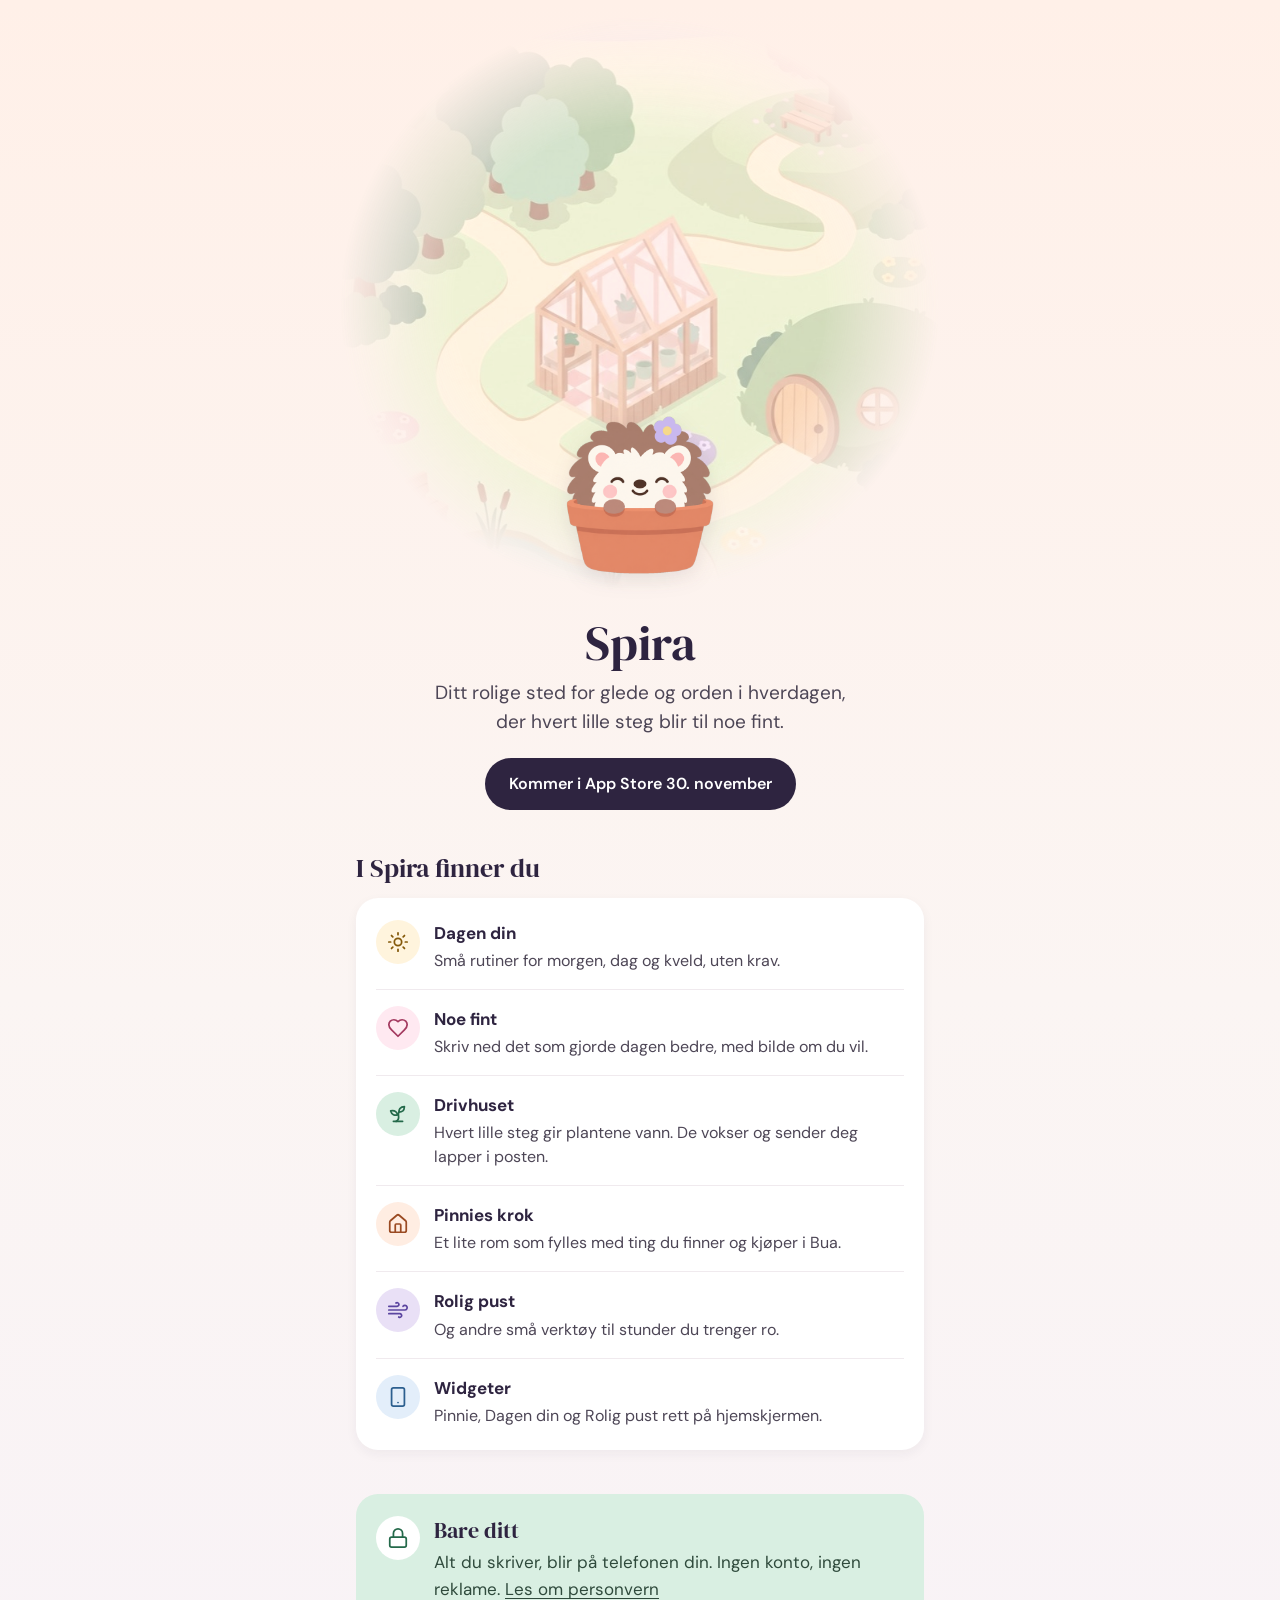
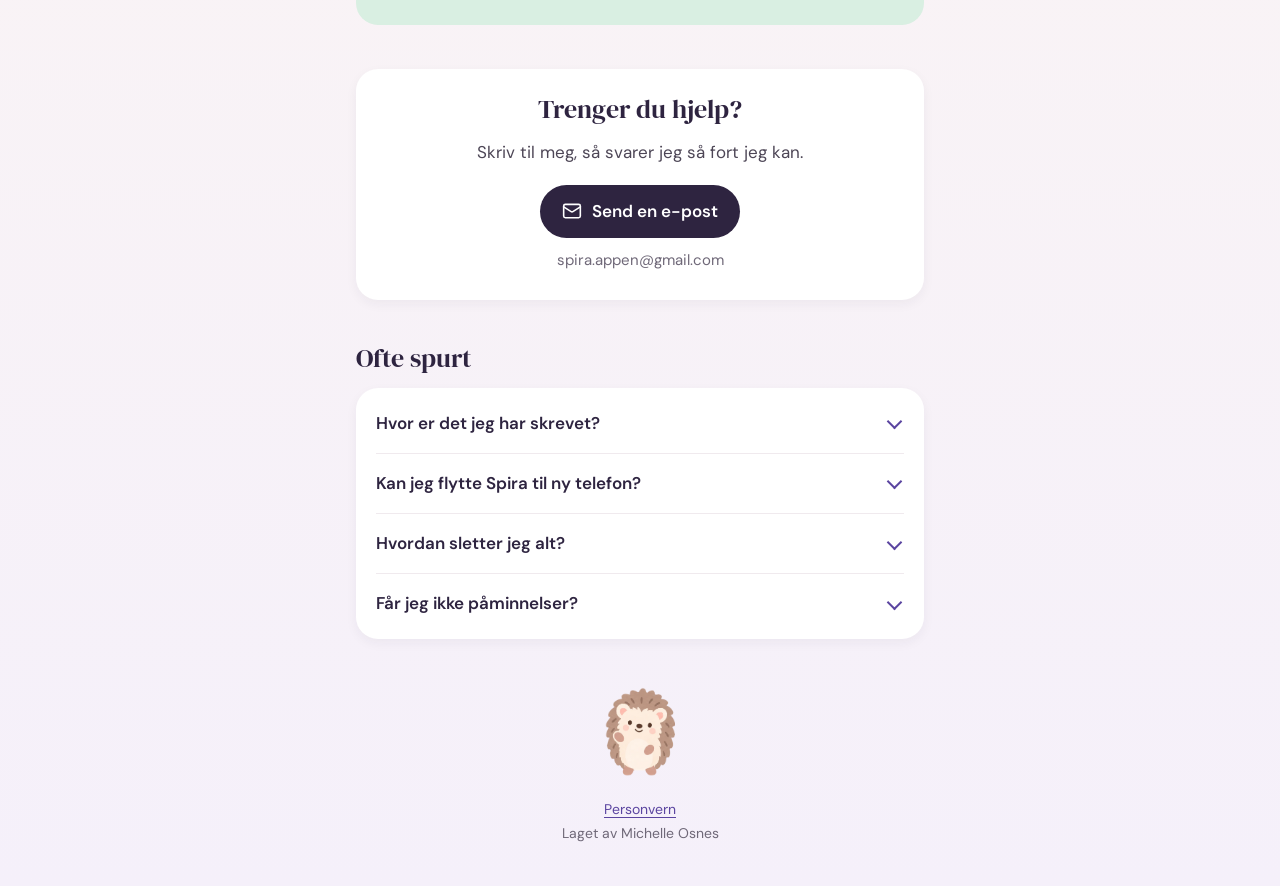
<file: index.html>
<!doctype html>
<html lang="nb">
<head>
  <meta charset="utf-8">
  <meta name="viewport" content="width=device-width, initial-scale=1">
  <title>Spira</title>
  <meta name="description" content="Spira er ditt rolige sted for glede og orden i hverdagen, der hvert lille steg blir til noe fint.">
  <link rel="icon" href="ikon.png">
  <link rel="apple-touch-icon" href="ikon.png">
  <link rel="preconnect" href="https://fonts.googleapis.com">
  <link rel="preconnect" href="https://fonts.gstatic.com" crossorigin>
  <link href="https://fonts.googleapis.com/css2?family=DM+Sans:wght@400;600&family=DM+Serif+Display&display=swap" rel="stylesheet">
  <link rel="stylesheet" href="stil.css?v=6">
</head>
<body>
  <main>
    <div class="bilde">
      <img class="kart" src="kart.jpg" alt="Et lite kart med drivhuset, en dam, en sti inn i skogen og et rosa tre på en bakke" width="1000" height="1339">
      <img class="pinnie" src="pinnie.png" alt="Pinnie, et lite pinnsvin med en lilla blomst, i en blomsterpotte" width="520" height="520">
    </div>

    <div class="topp">
      <h1>Spira</h1>
      <p class="setning">Ditt rolige sted for glede og orden i hverdagen, der hvert lille steg blir til noe fint.</p>
      <span class="pille">Kommer i App Store 30. november</span>
    </div>

    <section>
      <h2>I Spira finner du</h2>
      <div class="kort">
        <div class="rad">
          <span class="sirkel smor"><svg viewBox="0 0 24 24" aria-hidden="true"><circle cx="12" cy="12" r="4"/><path d="M12 2v2M12 20v2M4.93 4.93l1.41 1.41M17.66 17.66l1.41 1.41M2 12h2M20 12h2M6.34 17.66l-1.41 1.41M19.07 4.93l-1.41 1.41"/></svg></span>
          <div><h3>Dagen din</h3><p>Små rutiner for morgen, dag og kveld, uten krav.</p></div>
        </div>
        <div class="rad">
          <span class="sirkel rosa"><svg viewBox="0 0 24 24" aria-hidden="true"><path d="M19 14c1.49-1.46 3-3.21 3-5.5A5.5 5.5 0 0 0 16.5 3c-1.76 0-3 .5-4.5 2-1.5-1.5-2.74-2-4.5-2A5.5 5.5 0 0 0 2 8.5c0 2.3 1.5 4.05 3 5.5l7 7Z"/></svg></span>
          <div><h3>Noe fint</h3><p>Skriv ned det som gjorde dagen bedre, med bilde om du vil.</p></div>
        </div>
        <div class="rad">
          <span class="sirkel salvie"><svg viewBox="0 0 24 24" aria-hidden="true"><path d="M7 20h10"/><path d="M10 20c5.5-2.5.8-6.4 3-10"/><path d="M9.5 9.4c1.1.8 1.8 2.2 2.3 3.7-2 .4-3.5.4-4.8-.3-1.2-.6-2.3-1.9-3-4.2 2.8-.5 4.4 0 5.5.8z"/><path d="M14.1 6a7 7 0 0 0-1.1 4c1.9-.1 3.3-.6 4.3-1.4 1-1 1.6-2.3 1.7-4.6-2.7.1-4 1-4.9 2z"/></svg></span>
          <div><h3>Drivhuset</h3><p>Hvert lille steg gir plantene vann. De vokser og sender deg lapper i posten.</p></div>
        </div>
        <div class="rad">
          <span class="sirkel fersken"><svg viewBox="0 0 24 24" aria-hidden="true"><path d="M15 21v-8a1 1 0 0 0-1-1h-4a1 1 0 0 0-1 1v8"/><path d="M3 10a2 2 0 0 1 .709-1.528l7-5.999a2 2 0 0 1 2.582 0l7 5.999A2 2 0 0 1 21 10v9a2 2 0 0 1-2 2H5a2 2 0 0 1-2-2z"/></svg></span>
          <div><h3>Pinnies krok</h3><p>Et lite rom som fylles med ting du finner og kjøper i Bua.</p></div>
        </div>
        <div class="rad">
          <span class="sirkel lilla"><svg viewBox="0 0 24 24" aria-hidden="true"><path d="M12.8 19.6A2 2 0 1 0 14 16H2"/><path d="M17.5 8a2.5 2.5 0 1 1 2 4H2"/><path d="M9.8 4.4A2 2 0 1 1 11 8H2"/></svg></span>
          <div><h3>Rolig pust</h3><p>Og andre små verktøy til stunder du trenger ro.</p></div>
        </div>
        <div class="rad">
          <span class="sirkel bla"><svg viewBox="0 0 24 24" aria-hidden="true"><rect x="5" y="2" width="14" height="20" rx="2"/><path d="M12 18h.01"/></svg></span>
          <div><h3>Widgeter</h3><p>Pinnie, Dagen din og Rolig pust rett på hjemskjermen.</p></div>
        </div>
      </div>
    </section>

    <section class="ditt">
      <span class="sirkel"><svg viewBox="0 0 24 24" aria-hidden="true"><rect x="3" y="11" width="18" height="11" rx="2"/><path d="M7 11V7a5 5 0 0 1 10 0v4"/></svg></span>
      <div>
        <h2>Bare ditt</h2>
        <p>Alt du skriver, blir på telefonen din. Ingen konto, ingen reklame. <a href="personvern.html" style="color:inherit">Les om personvern</a></p>
      </div>
    </section>

    <section>
      <div class="kort hjelp">
        <h2>Trenger du hjelp?</h2>
        <p>Skriv til meg, så svarer jeg så fort jeg kan.</p>
        <a class="knapp" href="mailto:spira.appen@gmail.com"><svg viewBox="0 0 24 24" aria-hidden="true"><rect x="2" y="4" width="20" height="16" rx="2"/><path d="m22 7-8.97 5.7a1.94 1.94 0 0 1-2.06 0L2 7"/></svg>Send en e-post</a>
        <span class="adresse">spira.appen@gmail.com</span>
      </div>
    </section>

    <section>
      <h2>Ofte spurt</h2>
      <div class="kort">
        <details>
          <summary>Hvor er det jeg har skrevet?</summary>
          <p>Alt ligger bare på telefonen din. Ingen andre kan se det.</p>
        </details>
        <details>
          <summary>Kan jeg flytte Spira til ny telefon?</summary>
          <p>Ja, hvis du tar sikkerhetskopi av telefonen i iCloud og henter den inn på den nye.</p>
        </details>
        <details>
          <summary>Hvordan sletter jeg alt?</summary>
          <p>Gå til Meg → Dataene dine → Slett alt.</p>
        </details>
        <details>
          <summary>Får jeg ikke påminnelser?</summary>
          <p>Sjekk at varsler for Spira er slått på i Innstillinger → Varslinger.</p>
        </details>
      </div>
    </section>

    <div class="vinker"><img src="pinnie-vinker.webp" alt="" width="385" height="505"></div>
    <footer class="fot">
      <p><a href="personvern.html">Personvern</a></p>
      <p>Laget av Michelle Osnes</p>
    </footer>
  </main>
</body>
</html>
</file>
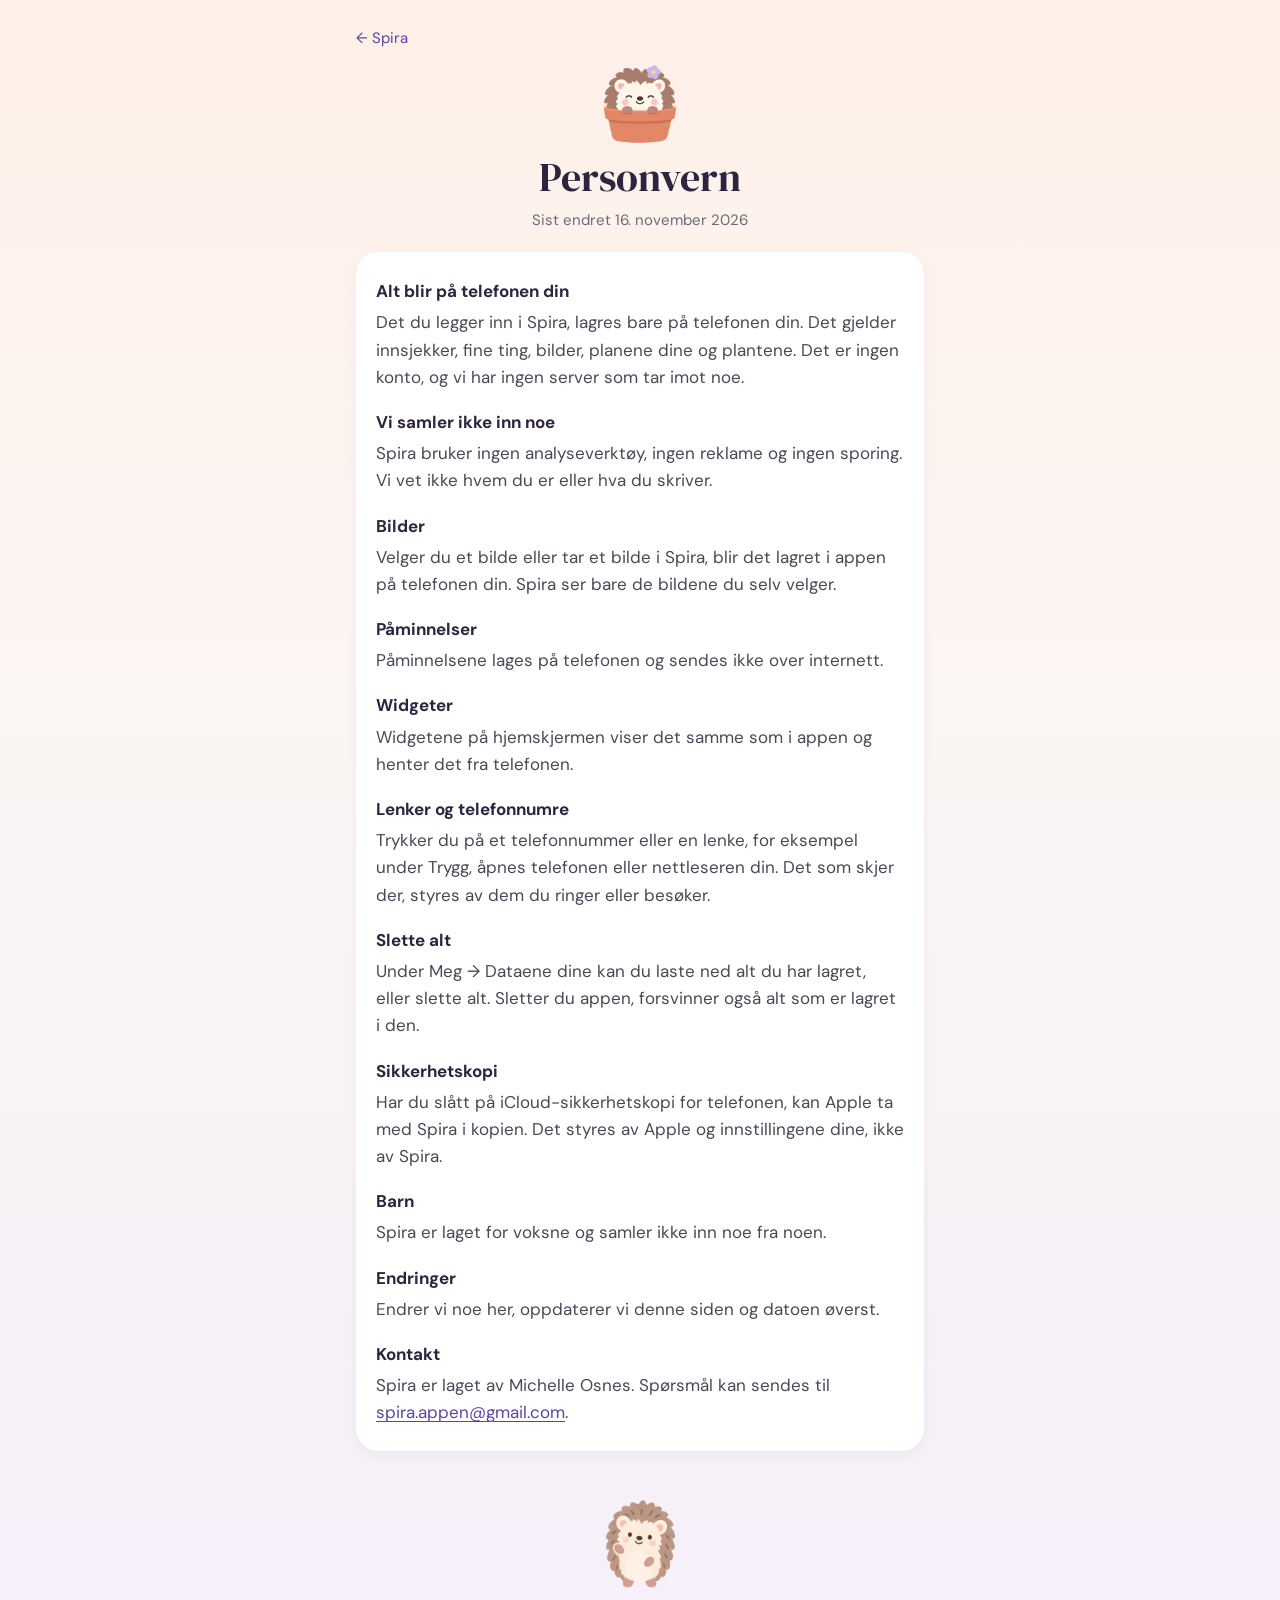
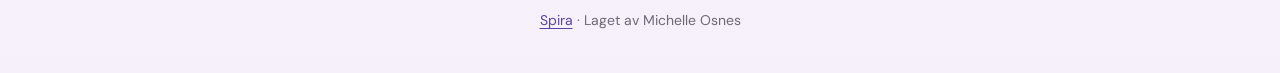
<file: personvern.html>
<!doctype html>
<html lang="nb">
<head>
  <meta charset="utf-8">
  <meta name="viewport" content="width=device-width, initial-scale=1">
  <title>Personvern i Spira</title>
  <meta name="description" content="Alt du skriver i Spira, blir på telefonen din. Spira samler ikke inn noe.">
  <link rel="icon" href="ikon.png">
  <link rel="apple-touch-icon" href="ikon.png">
  <link rel="preconnect" href="https://fonts.googleapis.com">
  <link rel="preconnect" href="https://fonts.gstatic.com" crossorigin>
  <link href="https://fonts.googleapis.com/css2?family=DM+Sans:wght@400;600&family=DM+Serif+Display&display=swap" rel="stylesheet">
  <link rel="stylesheet" href="stil.css?v=6">
</head>
<body>
  <main>
    <a class="tilbake" href="./">← Spira</a>
    <div class="liten-topp">
      <img src="pinnie.png" alt="" width="520" height="520">
      <h1>Personvern</h1>
      <p>Sist endret 16. november 2026</p>
    </div>

    <section class="kort tekst" style="margin-top:20px">
      <h3>Alt blir på telefonen din</h3>
      <p>Det du legger inn i Spira, lagres bare på telefonen din. Det gjelder innsjekker, fine ting, bilder, planene dine og plantene. Det er ingen konto, og vi har ingen server som tar imot noe.</p>

      <h3>Vi samler ikke inn noe</h3>
      <p>Spira bruker ingen analyseverktøy, ingen reklame og ingen sporing. Vi vet ikke hvem du er eller hva du skriver.</p>

      <h3>Bilder</h3>
      <p>Velger du et bilde eller tar et bilde i Spira, blir det lagret i appen på telefonen din. Spira ser bare de bildene du selv velger.</p>

      <h3>Påminnelser</h3>
      <p>Påminnelsene lages på telefonen og sendes ikke over internett.</p>

      <h3>Widgeter</h3>
      <p>Widgetene på hjemskjermen viser det samme som i appen og henter det fra telefonen.</p>

      <h3>Lenker og telefonnumre</h3>
      <p>Trykker du på et telefonnummer eller en lenke, for eksempel under Trygg, åpnes telefonen eller nettleseren din. Det som skjer der, styres av dem du ringer eller besøker.</p>

      <h3>Slette alt</h3>
      <p>Under Meg → Dataene dine kan du laste ned alt du har lagret, eller slette alt. Sletter du appen, forsvinner også alt som er lagret i den.</p>

      <h3>Sikkerhetskopi</h3>
      <p>Har du slått på iCloud-sikkerhetskopi for telefonen, kan Apple ta med Spira i kopien. Det styres av Apple og innstillingene dine, ikke av Spira.</p>

      <h3>Barn</h3>
      <p>Spira er laget for voksne og samler ikke inn noe fra noen.</p>

      <h3>Endringer</h3>
      <p>Endrer vi noe her, oppdaterer vi denne siden og datoen øverst.</p>

      <h3>Kontakt</h3>
      <p>Spira er laget av Michelle Osnes. Spørsmål kan sendes til <a href="mailto:spira.appen@gmail.com">spira.appen@gmail.com</a>.</p>
    </section>

    <div class="vinker"><img src="pinnie-vinker.webp" alt="" width="385" height="505"></div>
    <footer class="fot">
      <p><a href="./">Spira</a> · Laget av Michelle Osnes</p>
    </footer>
  </main>
</body>
</html>
</file>
<file: stil.css>
:root {
  color-scheme: light;
  --ink: #1F1A26;
  --ink-soft: #4D4656;
  --muted: #6F6878;
  --plum: #2E2440;
  --purple: #5B45A0;
  --card: #FFFFFF;
  --line: #F0EAEE;
  /* Spira-pastell: bakgrunn og strek for hver farge */
  --fersken: #FFEDE2; --fersken-ink: #9A4A22;
  --rosa: #FFE9F1;    --rosa-ink: #A3395F;
  --lilla: #E9E0F6;   --lilla-ink: #5B45A0;
  --salvie: #D9EFE2;  --salvie-ink: #24694A;
  --smor: #FFF4DD;    --smor-ink: #84590A;
  --bla: #E3EEFA;     --bla-ink: #2C5F8F;
}
* { box-sizing: border-box; }
html { -webkit-text-size-adjust: 100%; }
body {
  margin: 0;
  font-family: 'DM Sans', system-ui, -apple-system, sans-serif;
  color: var(--ink);
  font-size: 17px;
  line-height: 1.6;
  background-color: #FBF5F3;
  background-image: linear-gradient(180deg, #FFF0E8 0%, #FBF5F3 40%, #F5F0FA 100%);
  min-height: 100vh;
}
main { max-width: 600px; margin: 0 auto; padding: 24px 16px 40px; }
h1, h2 { font-family: 'DM Serif Display', Georgia, serif; font-weight: 400; color: var(--plum); line-height: 1.15; }
h1 { font-size: 48px; margin: 0 0 8px; }
h2 { font-size: 26px; margin: 0 0 14px; }
p { margin: 0 0 12px; color: var(--ink-soft); }
a { color: var(--purple); text-decoration-thickness: 1px; text-underline-offset: 3px; }
section { margin-top: 44px; }

/* Toppen: kartet glir mykt over i bakgrunnen, med Pinnie foran */
.bilde { position: relative; margin: -8px -16px 0; }
.bilde > img.kart {
  display: block; width: 100%; height: auto; aspect-ratio: 1 / 1; object-fit: cover; object-position: 50% 40%;
  filter: saturate(0.7) brightness(1.05); opacity: 0.8;
  -webkit-mask-image: radial-gradient(closest-side at 50% 48%, #000 62%, transparent 100%);
          mask-image: radial-gradient(closest-side at 50% 48%, #000 62%, transparent 100%);
}
.bilde > img.pinnie {
  position: absolute; left: 50%; bottom: 6%; transform: translateX(-50%); z-index: 2;
  width: 34%; max-width: 170px; height: auto; filter: drop-shadow(0 6px 10px rgba(46, 36, 64, 0.10));
}
.topp { text-align: center; }
.setning { font-size: 19px; line-height: 1.5; max-width: 420px; margin: 0 auto 22px; }
.pille {
  display: inline-block; background: var(--plum); color: #fff; border-radius: 999px;
  padding: 13px 24px; font-weight: 600; font-size: 16px; text-decoration: none;
}

/* Kort og lister */
.kort {
  background: var(--card); border-radius: 22px; padding: 6px 20px;
  box-shadow: 0 4px 12px rgba(46, 36, 64, 0.05);
}
.rad { display: flex; gap: 14px; align-items: flex-start; padding: 16px 0; border-bottom: 1px solid var(--line); }
.rad:last-child { border-bottom: 0; }
.rad h3 { margin: 0 0 2px; font-size: 17px; color: var(--plum); }
.rad p { margin: 0; font-size: 16px; line-height: 1.5; }
.sirkel {
  flex: none; width: 44px; height: 44px; border-radius: 50%;
  display: flex; align-items: center; justify-content: center;
}
.sirkel svg { width: 22px; height: 22px; fill: none; stroke: currentColor; stroke-width: 1.9; stroke-linecap: round; stroke-linejoin: round; }
.fersken { background: var(--fersken); color: var(--fersken-ink); }
.rosa { background: var(--rosa); color: var(--rosa-ink); }
.lilla { background: var(--lilla); color: var(--lilla-ink); }
.salvie { background: var(--salvie); color: var(--salvie-ink); }
.smor { background: var(--smor); color: var(--smor-ink); }
.bla { background: var(--bla); color: var(--bla-ink); }

/* Bare ditt */
.ditt { background: var(--salvie); border-radius: 22px; padding: 22px 20px; display: flex; gap: 14px; align-items: flex-start; }
.ditt .sirkel { background: #fff; color: var(--salvie-ink); }
.ditt h2 { font-size: 22px; margin: 2px 0 6px; }
.ditt p { margin: 0; color: #2F4A3C; }

/* Hjelp */
.hjelp { text-align: center; padding: 26px 20px 28px; }
.hjelp p { margin-bottom: 18px; }
.knapp {
  display: inline-flex; align-items: center; gap: 10px; background: var(--plum); color: #fff;
  border-radius: 999px; padding: 13px 22px; font-weight: 600; text-decoration: none;
}
.knapp svg { width: 20px; height: 20px; fill: none; stroke: currentColor; stroke-width: 1.9; stroke-linecap: round; stroke-linejoin: round; }
.adresse { display: block; margin-top: 10px; font-size: 15px; color: var(--muted); }

/* Ofte spurt */
details { border-bottom: 1px solid var(--line); }
details:last-child { border-bottom: 0; }
summary {
  list-style: none; cursor: pointer; padding: 16px 28px 16px 0; position: relative;
  font-weight: 600; color: var(--plum);
}
summary::-webkit-details-marker { display: none; }
summary::after {
  content: ''; position: absolute; right: 4px; top: 50%; width: 9px; height: 9px; margin-top: -7px;
  border-right: 2px solid var(--purple); border-bottom: 2px solid var(--purple); transform: rotate(45deg);
  transition: transform .2s;
}
details[open] summary::after { transform: rotate(225deg); margin-top: -2px; }
details p { padding-bottom: 14px; margin: 0; }

/* Bunnen: Pinnie vinker */
.vinker { text-align: center; margin-top: 48px; }
.vinker img { height: 92px; width: auto; }
.fot { text-align: center; font-size: 14px; color: var(--muted); margin-top: 10px; }
.fot p { color: var(--muted); margin: 2px 0; }

/* Personvernsiden */
.tilbake { display: inline-block; margin-bottom: 12px; font-size: 15px; text-decoration: none; }
.liten-topp { text-align: center; margin-bottom: 8px; }
.liten-topp img { width: 84px; height: auto; }
.liten-topp h1 { font-size: 40px; }
.liten-topp p { color: var(--muted); font-size: 15px; }
.tekst { padding: 8px 20px 12px; }
.tekst h3 { font-size: 17px; margin: 18px 0 4px; color: var(--plum); }

@media (max-width: 420px) {
  h1 { font-size: 42px; }
}
</file>
